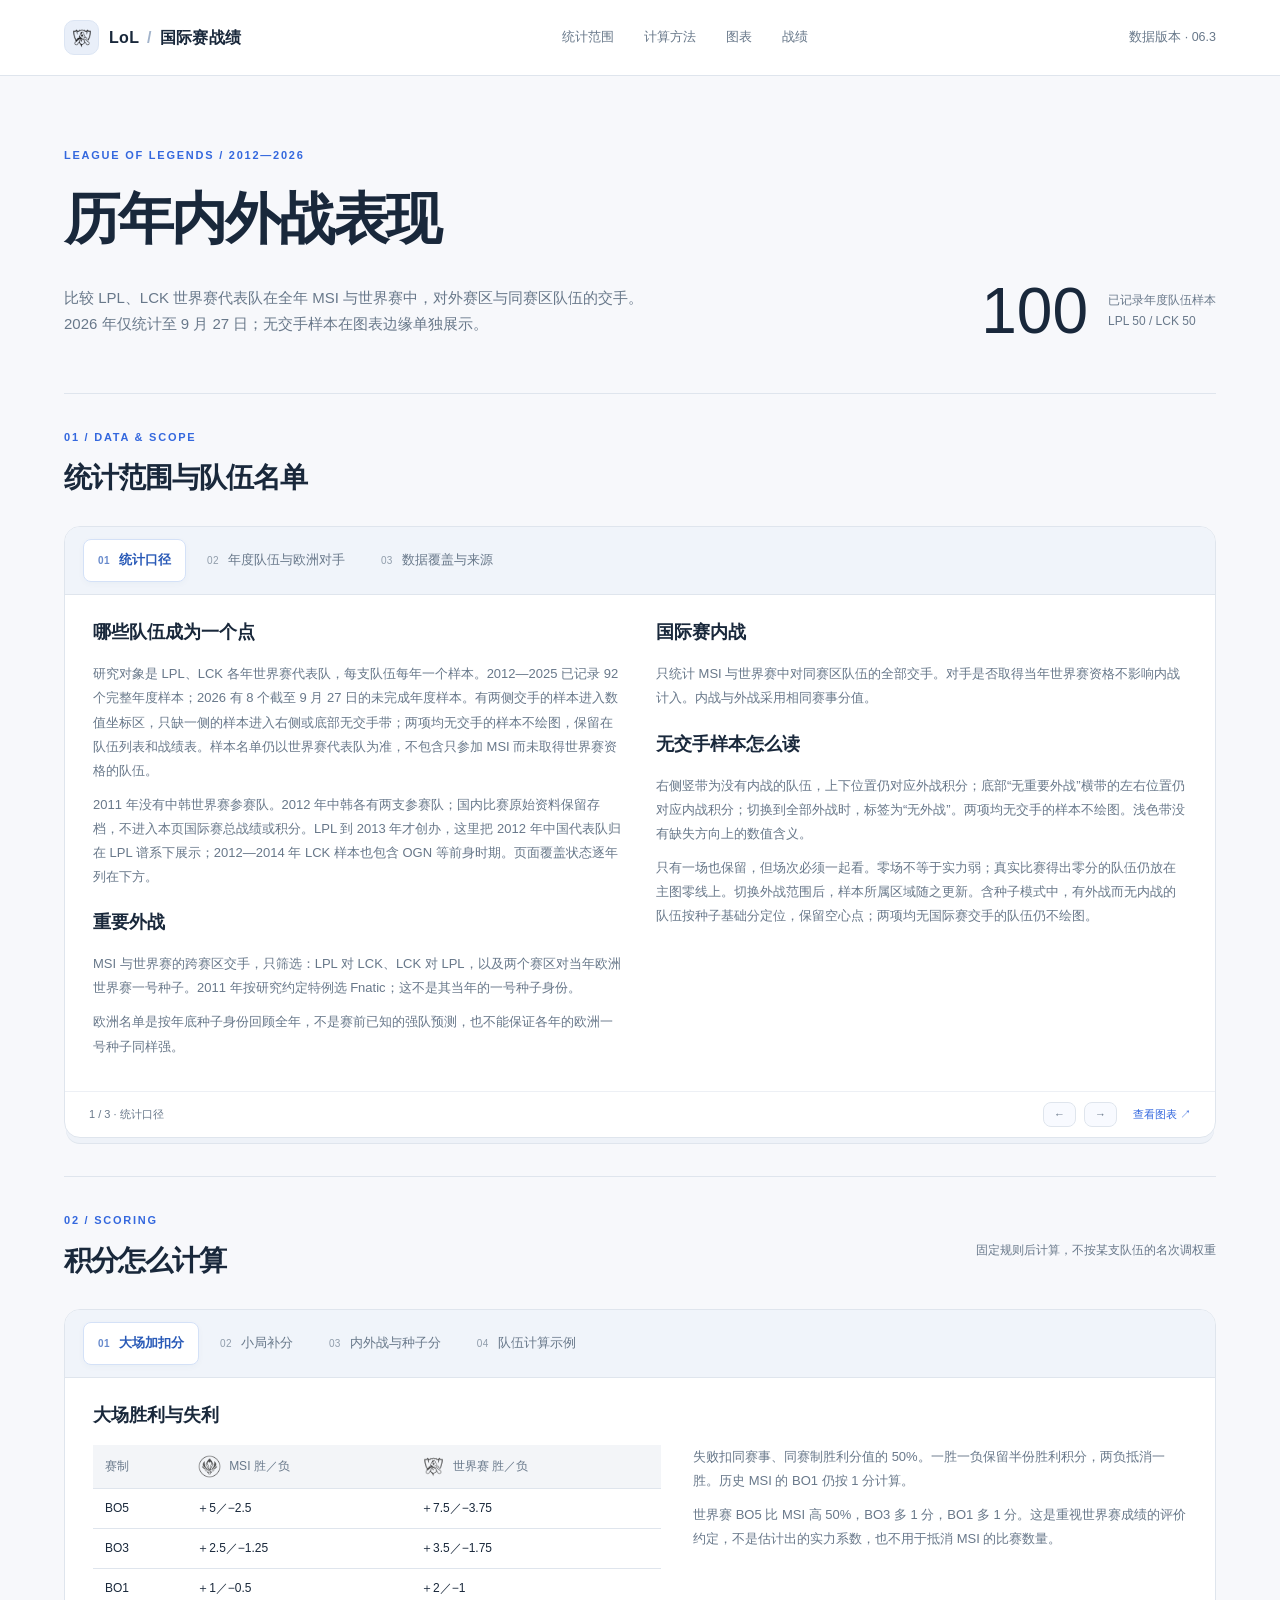
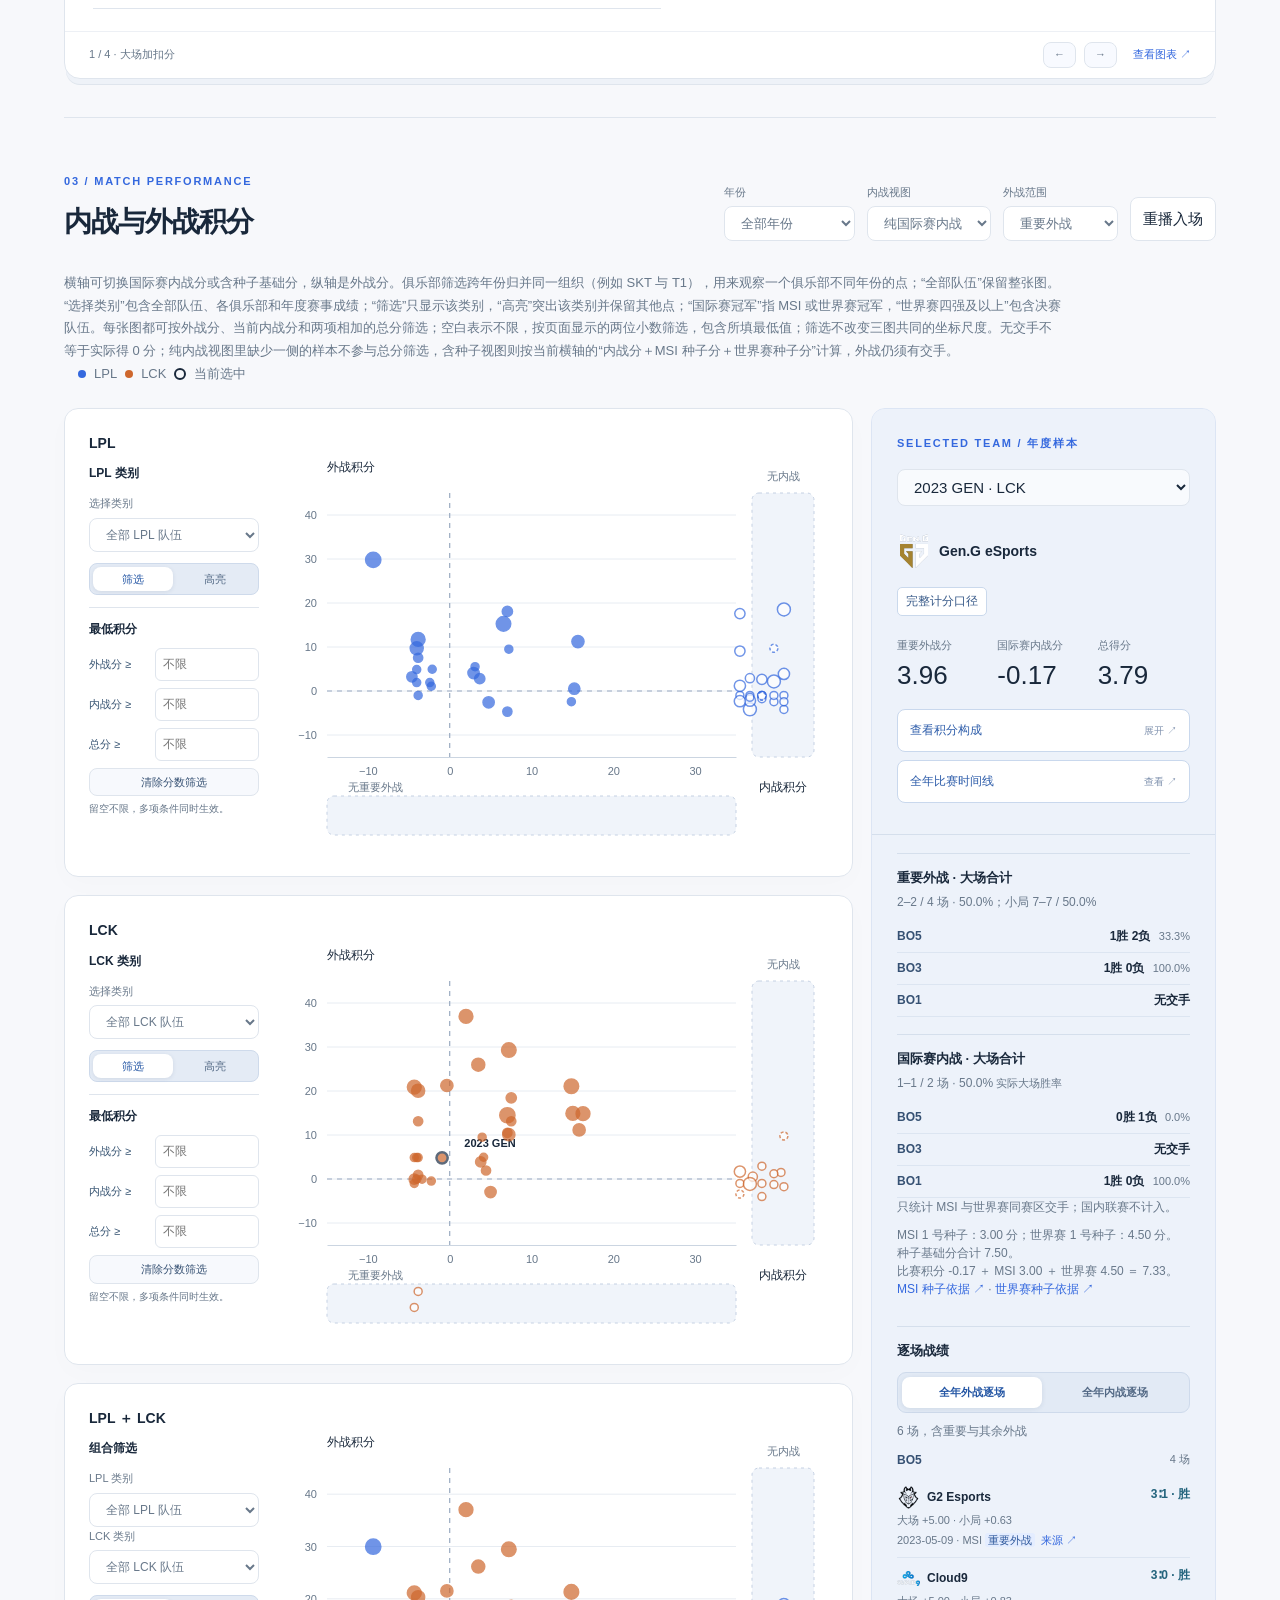
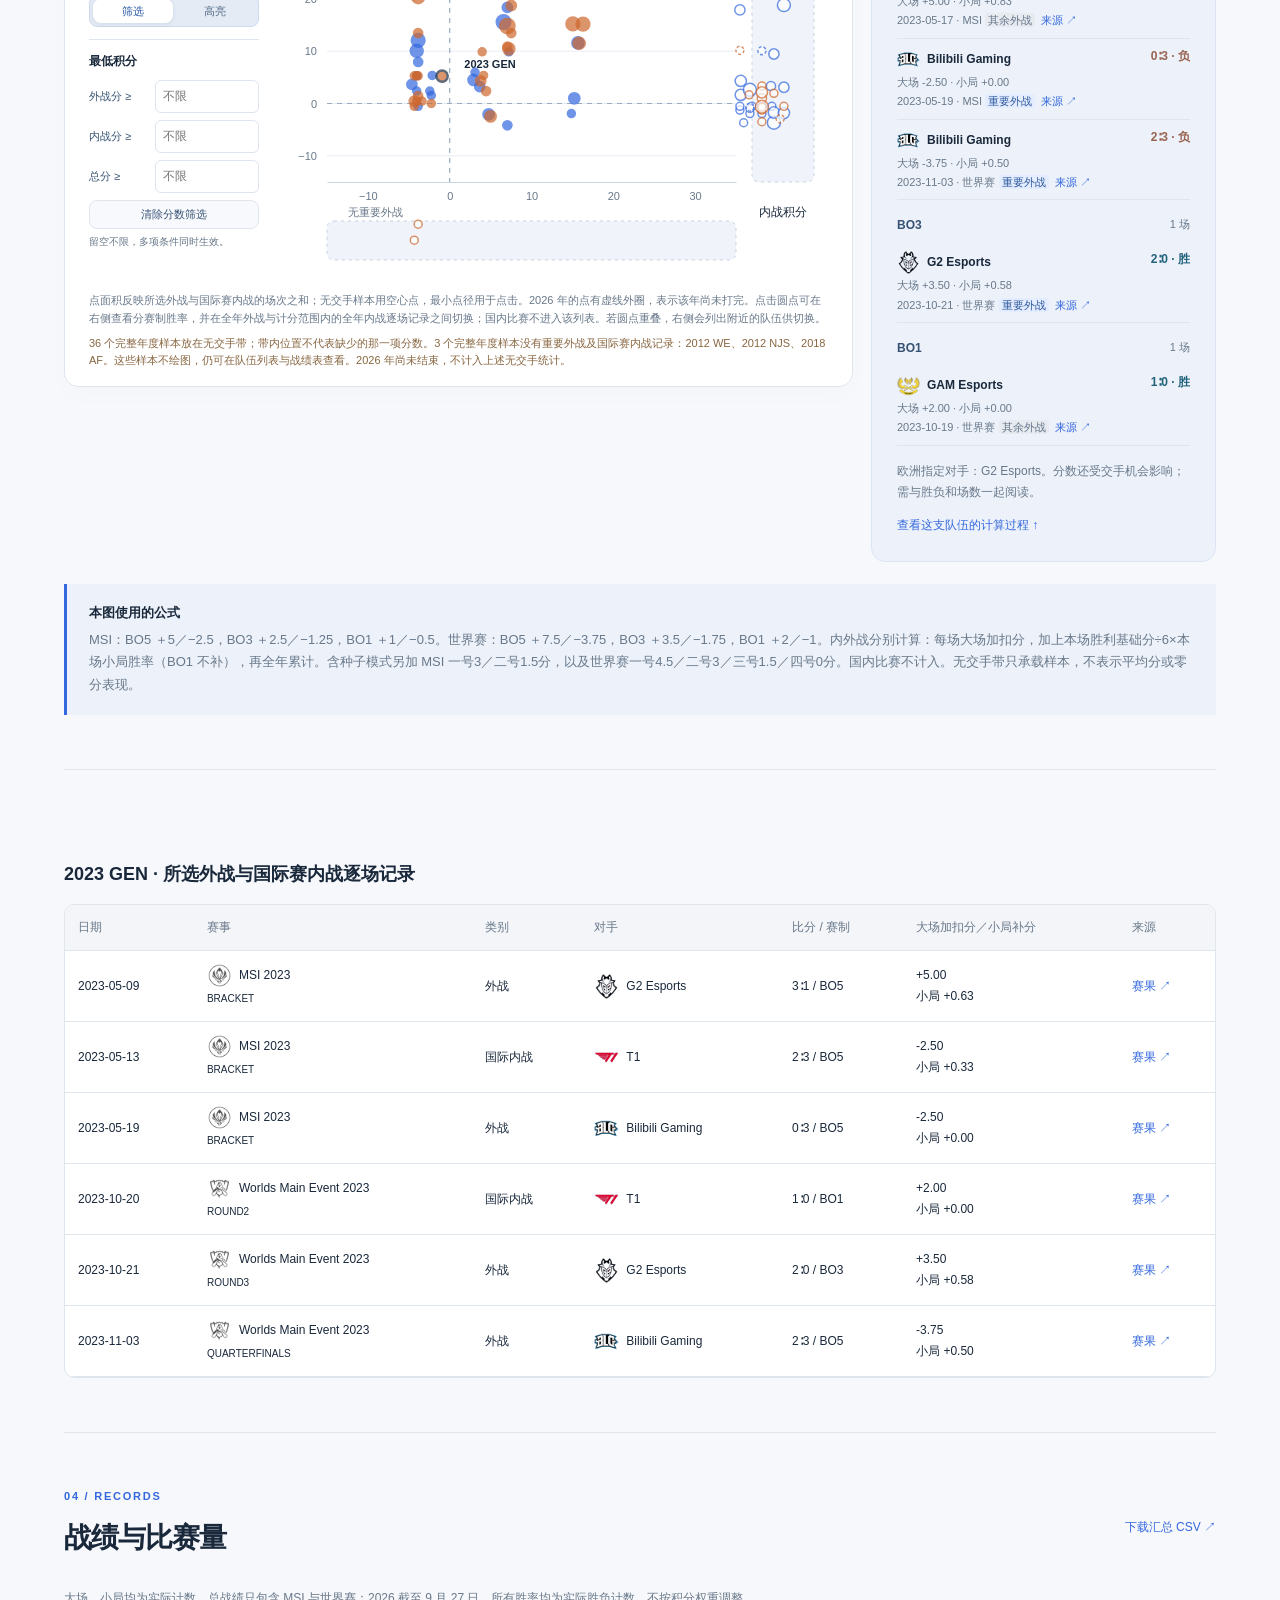
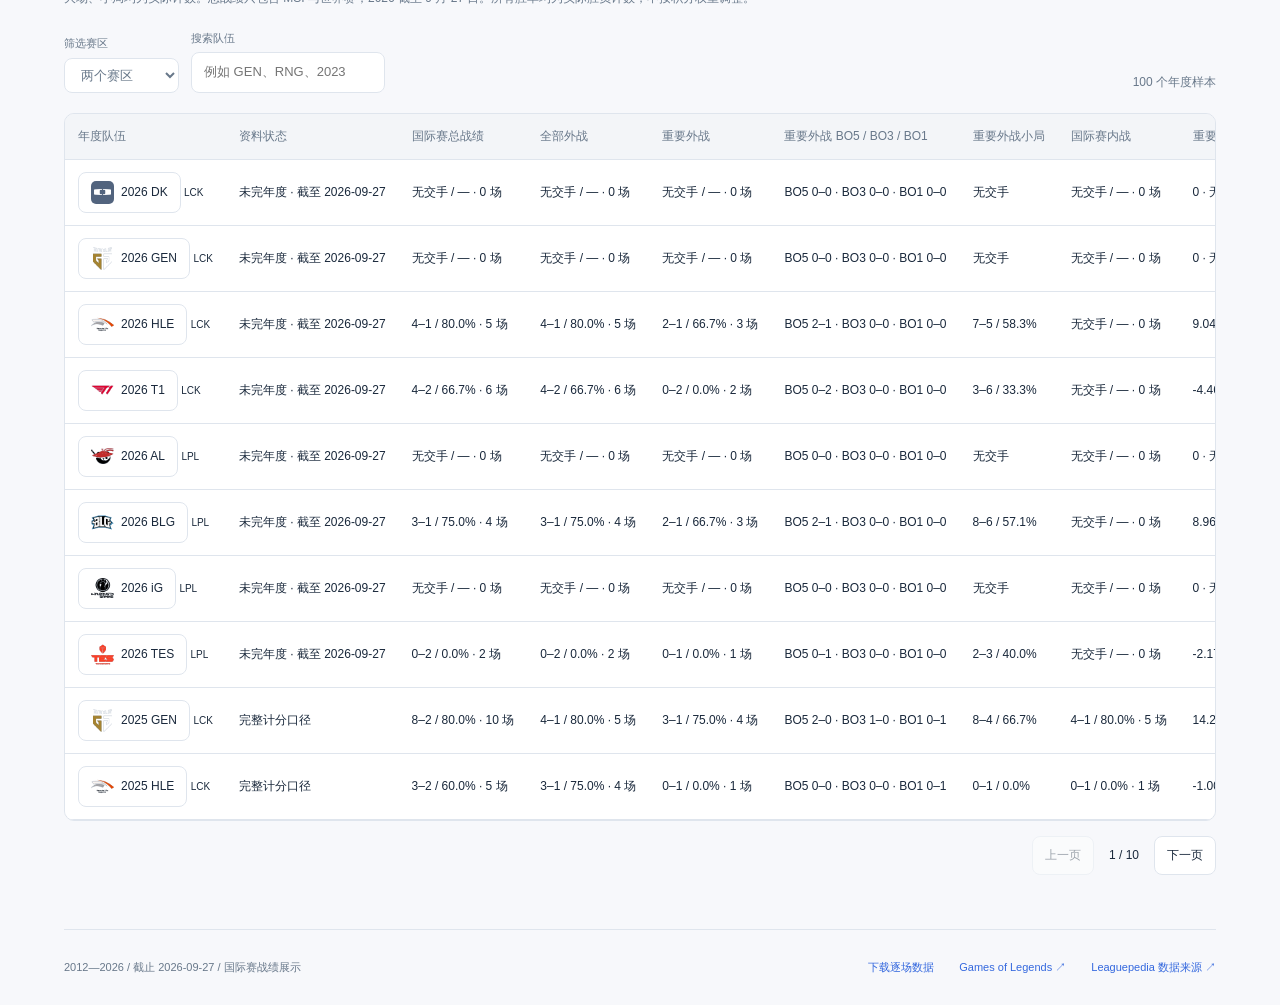
<file: index.html>
<!doctype html>
<html lang="zh-CN">
<head>
  <meta charset="utf-8"><meta name="viewport" content="width=device-width,initial-scale=1">
  <title>LoL 国际赛战绩 · 2012—2026</title>
  <link rel="stylesheet" href="style.css"><script defer src="vendor/d3.min.js"></script><script defer src="data.js"></script><script defer src="logos.js"></script><script defer src="app.js"></script><script defer src="guide.js"></script>
</head>
<body>
<header><a class="brand" href="#" aria-label="LoL 国际赛战绩，返回顶部"><span class="site-mark" aria-hidden="true"></span><span class="brand-name">LoL<span class="brand-divider"> / </span>国际赛战绩</span></a><nav><a href="#method">计算方法</a><a href="#scope">统计范围</a><a href="#charts">图表</a><a href="#records">战绩</a></nav><small>数据版本 · 06.3</small></header>
<main>
  <section class="hero"><div class="eyebrow">LEAGUE OF LEGENDS / 2012—2026</div><h1>历年内外战表现</h1><div class="hero-bottom"><p>比较 LPL、LCK 世界赛代表队在全年 MSI 与世界赛中，对外赛区与同赛区队伍的交手。<br>2026 年仅统计至 9 月 27 日；无交手样本在图表边缘单独展示。</p><div class="hero-count"><b id="hero-count">100</b><span>已记录年度队伍样本<br><span id="hero-breakdown">LPL 50 / LCK 50</span></span></div></div></section>
  <section id="method">
    <div class="section-head"><div><div class="eyebrow">01 / SCORING</div><h2>积分怎么计算</h2></div><span class="muted">固定规则后计算，不按某支队伍的名次调权重</span></div>
    <div class="method-grid">
      <article><span class="step">A</span><h3>大场胜利与失利</h3><table><thead><tr><th>赛制</th><th>MSI 胜／负</th><th>世界赛 胜／负</th></tr></thead><tbody><tr><td>BO5</td><td>＋5／−2.5</td><td>＋7.5／−3.75</td></tr><tr><td>BO3</td><td>＋2.5／−1.25</td><td>＋3.5／−1.75</td></tr><tr><td>BO1</td><td>＋1／−0.5</td><td>＋2／−1</td></tr></tbody></table><p>失败扣同赛事、同赛制胜利分值的 50%。一胜一负保留半份胜利积分，两负抵消一胜。历史 MSI 的 BO1 仍按 1 分计算。</p><p>世界赛 BO5 比 MSI 高 50%，BO3 多 1 分，BO1 多 1 分。这是重视世界赛成绩的评价约定，不是估计出的实力系数，也不用于抵消 MSI 的比赛数量。</p></article>
      <article><span class="step">B</span><h3>逐场小局补分</h3><div class="formula">每场补分＝本场胜利基础分 ÷ 6<br>× 本场小局胜数 ÷ 本场小局总数<br>比赛积分＝所有大场加扣分＋所有补分</div><p>BO5、BO3 无论胜负均计算；BO1 不另补分。补分逐场计算后累加，与全年大场净分的正负无关。</p><p>每场补分最多为该场胜利基础分的六分之一。全年净积分由加分、扣分和补分相加得到，补分占全年净积分的比例不设上限。六分之一是固定评价权重，不是数据拟合结果。</p><table><thead><tr><th>世界赛 BO5</th><th>补分</th><th>合计</th></tr></thead><tbody><tr><td>3∶0</td><td>＋1.25</td><td>8.75</td></tr><tr><td>3∶2</td><td>＋0.75</td><td>8.25</td></tr><tr><td>2∶3</td><td>＋0.50</td><td>−3.25</td></tr><tr><td>0∶3</td><td>0</td><td>−3.75</td></tr></tbody></table><p>BO3 同比缩放：世界赛 2∶1 补 3.5÷6×2/3＝0.39；1∶2 补 0.19。MSI 按 2.5 的基础分计算。详情同时展示全年小局胜率。</p></article>
      <article><span class="step">C</span><h3>内外战分别累计</h3><div class="weight"><span>统计赛事</span><b>MSI＋世界赛</b></div><div class="formula">外战分＝外战大场净分＋外战小局补充分<br>内战分＝内战大场净分＋内战小局补充分<br>含种子分＝内战分＋MSI 种子分＋世界赛种子分</div><p>内战只统计国际赛中对同赛区队伍的比赛；国内常规赛、季后赛和资格赛均不计分。内外战使用同一分值表，独立累计逐场补分。</p><p>多打、多赢会累计更多积分，不均衡赛事场次。无交手的累计贡献为 0，但没有可评价的表现：图中放进独立无交手带，不画在数值零线上，也不参与需要两侧战绩的反差排名。</p><p>种子分按同赛区出线顺位计算，不是抽签池：MSI 一号 3 分、二号 1.5 分；世界赛一号 4.5 分、二号 3 分、三号 1.5 分、四号 0 分。两项相加，最高 7.5 分；仅一个 MSI 名额的参赛队按一号种子计分。未参加 MSI、当年取消或尚未创办时，MSI 种子分为 0。图表可切换纯比赛分或含种子分；无内战时仅有种子分，仍用空心点。种子分不参与小局补分。</p></article>
    </div>
    <div id="calculation" class="calculation"><div class="section-head"><h3 id="calc-title"></h3><span class="muted">随所选队伍联动 · 页面数字四舍五入到两位小数</span></div><div id="calc-body"></div></div>
  </section>
  <section id="scope">
    <div class="section-head"><div><div class="eyebrow">02 / DATA & SCOPE</div><h2>统计范围与队伍名单</h2></div></div>
    <div class="scope-grid"><article><h3>哪些队伍成为一个点</h3><p>研究对象是 LPL、LCK 各年世界赛代表队，每支队伍每年一个样本。2012—2025 已记录 92 个完整年度样本；2026 有 8 个截至 9 月 27 日的未完成年度样本。有两侧交手的样本进入数值坐标区，只缺一侧的样本进入右侧或底部无交手带；两项均无交手的样本不绘图，保留在队伍列表和战绩表。样本名单仍以世界赛代表队为准，不包含只参加 MSI 而未取得世界赛资格的队伍。</p><p>2011 年没有中韩世界赛参赛队。2012 年中韩各有两支参赛队；国内比赛原始资料保留存档，不进入本页国际赛总战绩或积分。LPL 到 2013 年才创办，这里把 2012 年中国代表队归在 LPL 谱系下展示；2012—2014 年 LCK 样本也包含 OGN 等前身时期。页面覆盖状态逐年列在下方。</p><h3>重要外战</h3><p>MSI 与世界赛的跨赛区交手，只筛选：LPL 对 LCK、LCK 对 LPL，以及两个赛区对当年欧洲世界赛一号种子。2011 年按研究约定特例选 Fnatic；这不是其当年的一号种子身份。</p><p>欧洲名单是按年底种子身份回顾全年，不是赛前已知的强队预测，也不能保证各年的欧洲一号种子同样强。</p></article><article><h3>国际赛内战</h3><p>只统计 MSI 与世界赛中对同赛区队伍的全部交手。对手是否取得当年世界赛资格不影响内战计入。内战与外战采用相同赛事分值。</p><h3>无交手样本怎么读</h3><p>右侧竖带为没有内战的队伍，上下位置仍对应外战积分；底部“无重要外战”横带的左右位置仍对应内战积分；切换到全部外战时，标签为“无外战”。两项均无交手的样本不绘图。浅色带没有缺失方向上的数值含义。</p><p>只有一场也保留，但场次必须一起看。零场不等于实力弱；真实比赛得出零分的队伍仍放在主图零线上。切换外战范围后，样本所属区域随之更新。含种子模式中，有外战而无内战的队伍按种子基础分定位，保留空心点；两项均无国际赛交手的队伍仍不绘图。</p></article></div>
    <div class="seed-box"><h3>每年的欧洲指定对手</h3><div id="europe-list" class="coverage-list"></div><p class="muted">2011 Fnatic 为用户指定特例，当年实际欧洲一号种子是 aAa；2011 年没有中韩世界赛代表队。</p></div><div class="pool-box"><div class="table-controls"><label>名单年份<select id="pool-year"></select></label><span>蓝色：同年世界赛代表队，定义本页年度样本</span></div><div id="pools"></div></div>
    <div class="limitations"><h3>逐年覆盖情况</h3><div id="coverage" class="coverage-list"></div><h3>怎样理解这些分数</h3><p>这是累计战绩的描述性净积分，不是胜率、真实实力或异常显著性检验。少交手、赛制、参赛机会和抽签路径都会影响分数；特别是 2026 尚未打世界赛。跨年比较时应同时核对分赛制胜负、场次和小局战绩。</p><p>无交手与打过却得到零分或负分严格区分。内战可能在双方记录中各出现一次，不能当成独立观测。资料来自保存的 Games of Legends 赛事页面；2012—2014 年早期国内赛事与 2012 世界赛采用 <a href="https://huggingface.co/datasets/gptilt/lol-esports-matches" target="_blank" rel="noopener">GPTilt / Leaguepedia 比赛快照</a>（CC BY-SA 3.0）；2012 中国区资格赛从 <a href="https://lol.fandom.com/wiki/Season_2/Regional_Finals/China" target="_blank" rel="noopener">Leaguepedia 赛果表</a>人工核录，并用当年赛程与赛后报道核对；2026 世界赛名单核对 <a href="https://lolesports.com/it-IT/tournament/115660540725177488/overview" target="_blank" rel="noopener">LoL Esports 官方页面</a>。逐场复核：2015—2026 年 MSI／世界赛 1246 场有效赛果，均与该独立快照在对手、比分、赛制及日期上吻合；2013、2014 世界赛另有 48／57 场吻合。2022 MSI 中 RNG 最初三场小组赛被 <a href="https://lolesports.com/en-GB/news/riot-games-tech-blog-artificial-latency-for-remote-competitors" target="_blank" rel="noopener">Riot 官方裁定重赛</a>，第二来源同时留有原赛和重赛；原赛已单列而不计成绩。<a href="international-audit.json" target="_blank" rel="noopener">国际赛核对明细 ↗</a>。</p></div>
  </section>
  <section id="charts">
    <div class="section-head"><div><div class="eyebrow">03 / MATCH PERFORMANCE</div><h2>内战与外战积分</h2></div><div class="filters"><label>年份<select id="year"><option value="all">全部年份</option><option value="since-2015">2015 年及之后</option><option value="before-2015">2015 年之前</option></select></label><label>内战视图<select id="inner-mode"><option value="match">纯国际赛内战</option><option value="seeded">含种子基础分</option></select></label><label>外战范围<select id="scope-filter"><option value="external">重要外战</option><option value="all_external">全部外战</option></select></label><button id="replay">重播入场</button></div></div>
    <p class="reading">横轴可切换国际赛内战分或含种子基础分，纵轴是外战分。俱乐部筛选跨年份归并同一组织（例如 SKT 与 T1），用来观察一个俱乐部不同年份的点；“全部队伍”保留整张图。“选择类别”包含全部队伍、各俱乐部和年度赛事成绩；“筛选”只显示该类别，“高亮”突出该类别并保留其他点；“国际赛冠军”指 MSI 或世界赛冠军，“世界赛四强及以上”包含决赛队伍。每张图都可按外战分、当前内战分和两项相加的总分筛选；空白表示不限，按页面显示的两位小数筛选，包含所填最低值；筛选不改变三图共同的坐标尺度。无交手不等于实际得 0 分；纯内战视图里缺少一侧的样本不参与总分筛选，含种子视图则按当前横轴的“内战分＋MSI 种子分＋世界赛种子分”计算，外战仍须有交手。<span class="legend"><i class="blue"></i>LPL <i class="orange"></i>LCK <i class="ring"></i>当前选中</span></p>
    <div class="chart-layout">
      <div class="chart-stack">
        <div class="chart-card"><div class="plot-heading"><h3>LPL</h3></div><div class="plot-card-layout"><aside class="plot-control-rail"><h4>LPL 类别</h4><label>选择类别<select id="lpl-club"></select></label><div class="view-mode" role="group" aria-label="LPL 图显示方式"><button type="button" data-view-chart="lpl" data-view-mode="filter" aria-pressed="true" class="active">筛选</button><button type="button" data-view-chart="lpl" data-view-mode="highlight" aria-pressed="false">高亮</button></div><div class="score-filter"><h5>最低积分</h5><label class="score-filter-row"><span>外战分 ≥</span><input id="lpl-external-min" type="number" step="0.01" inputmode="decimal" placeholder="不限" aria-label="LPL 图外战分最低值"></label><label class="score-filter-row"><span>内战分 ≥</span><input id="lpl-internal-min" type="number" step="0.01" inputmode="decimal" placeholder="不限" aria-label="LPL 图内战分最低值"></label><label class="score-filter-row"><span>总分 ≥</span><input id="lpl-total-min" type="number" step="0.01" inputmode="decimal" placeholder="不限" aria-label="LPL 图总分最低值"></label><button class="score-filter-reset" type="button" data-score-reset="lpl">清除分数筛选</button><p>留空不限，多项条件同时生效。</p></div></aside><div id="lpl" class="plot"></div></div></div>
        <div class="chart-card"><div class="plot-heading"><h3>LCK</h3></div><div class="plot-card-layout"><aside class="plot-control-rail"><h4>LCK 类别</h4><label>选择类别<select id="lck-club"></select></label><div class="view-mode" role="group" aria-label="LCK 图显示方式"><button type="button" data-view-chart="lck" data-view-mode="filter" aria-pressed="true" class="active">筛选</button><button type="button" data-view-chart="lck" data-view-mode="highlight" aria-pressed="false">高亮</button></div><div class="score-filter"><h5>最低积分</h5><label class="score-filter-row"><span>外战分 ≥</span><input id="lck-external-min" type="number" step="0.01" inputmode="decimal" placeholder="不限" aria-label="LCK 图外战分最低值"></label><label class="score-filter-row"><span>内战分 ≥</span><input id="lck-internal-min" type="number" step="0.01" inputmode="decimal" placeholder="不限" aria-label="LCK 图内战分最低值"></label><label class="score-filter-row"><span>总分 ≥</span><input id="lck-total-min" type="number" step="0.01" inputmode="decimal" placeholder="不限" aria-label="LCK 图总分最低值"></label><button class="score-filter-reset" type="button" data-score-reset="lck">清除分数筛选</button><p>留空不限，多项条件同时生效。</p></div></aside><div id="lck" class="plot"></div></div></div>
        <div class="chart-card"><div class="plot-heading"><h3>LPL ＋ LCK</h3></div><div class="plot-card-layout"><aside class="plot-control-rail combined-control-rail"><h4>组合筛选</h4><label>LPL 类别<select id="combined-lpl-club"></select></label><label>LCK 类别<select id="combined-lck-club"></select></label><div class="view-mode" role="group" aria-label="合并图显示方式"><button type="button" data-view-chart="combined" data-view-mode="filter" aria-pressed="true" class="active">筛选</button><button type="button" data-view-chart="combined" data-view-mode="highlight" aria-pressed="false">高亮</button></div><div class="score-filter"><h5>最低积分</h5><label class="score-filter-row"><span>外战分 ≥</span><input id="combined-external-min" type="number" step="0.01" inputmode="decimal" placeholder="不限" aria-label="合并图外战分最低值"></label><label class="score-filter-row"><span>内战分 ≥</span><input id="combined-internal-min" type="number" step="0.01" inputmode="decimal" placeholder="不限" aria-label="合并图内战分最低值"></label><label class="score-filter-row"><span>总分 ≥</span><input id="combined-total-min" type="number" step="0.01" inputmode="decimal" placeholder="不限" aria-label="合并图总分最低值"></label><button class="score-filter-reset" type="button" data-score-reset="combined">清除分数筛选</button><p>留空不限，多项条件同时生效。</p></div></aside><div id="combined" class="plot"></div></div><p class="chart-note">点面积反映所选外战与国际赛内战的场次之和；无交手样本用空心点，最小点径用于点击。2026 年的点有虚线外圈，表示该年尚未打完。点击圆点可在右侧查看分赛制胜率，并在全年外战与计分范围内的全年内战逐场记录之间切换；国内比赛不进入该列表。若圆点重叠，右侧会列出附近的队伍供切换。</p><p id="missing" class="missing"></p></div>
      </div>
      <aside class="detail-rail"><div class="detail"><div id="selected"><div class="detail-head"><div class="eyebrow">SELECTED TEAM / 年度样本</div><label class="sr" for="team">选择队伍</label><select id="team"></select><div id="selected-highlight"></div></div><div id="selected-summary"></div><div id="selected-more"></div></div><a class="quiet-link" href="#calculation">查看这支队伍的计算过程 ↑</a></div></aside>
    </div>
    <div class="inline-rule"><b>本图使用的公式</b><p>MSI：BO5 ＋5／−2.5，BO3 ＋2.5／−1.25，BO1 ＋1／−0.5。世界赛：BO5 ＋7.5／−3.75，BO3 ＋3.5／−1.75，BO1 ＋2／−1。内外战分别计算：每场大场加扣分，加上本场胜利基础分÷6×本场小局胜率（BO1 不补），再全年累计。含种子模式另加 MSI 一号3／二号1.5分，以及世界赛一号4.5／二号3／三号1.5／四号0分。国内比赛不计入。无交手带只承载样本，不表示平均分或零分表现。</p></div>
  </section>
  <section id="selected-records" aria-labelledby="match-title">
    <h3 class="subhead" id="match-title">逐场记录</h3><div class="table-scroll"><table><thead><tr><th>日期</th><th>赛事</th><th>类别</th><th>对手</th><th>比分 / 赛制</th><th>大场加扣分／小局补分</th><th>来源</th></tr></thead><tbody id="matches"></tbody></table></div>
  </section>
  <section id="records">
    <div class="section-head"><div><div class="eyebrow">04 / RECORDS</div><h2>战绩与比赛量</h2></div><div class="download-links"><a class="quiet-link" href="summary.csv" download>下载汇总 CSV ↗</a></div></div>
    <p class="muted">大场、小局均为实际计数。总战绩只包含 MSI 与世界赛；2026 截至 9 月 27 日。所有胜率均为实际胜负计数，不按积分权重调整。</p>
    <div class="table-controls"><label>筛选赛区<select id="region"><option value="all">两个赛区</option><option>LPL</option><option>LCK</option></select></label><label>搜索队伍<input id="search" placeholder="例如 GEN、RNG、2023"></label><span id="table-count"></span></div>
    <div class="table-scroll"><table class="stats"><thead><tr><th>年度队伍</th><th>资料状态</th><th>国际赛总战绩</th><th>全部外战</th><th>重要外战</th><th>重要外战 BO5 / BO3 / BO1</th><th>重要外战小局</th><th>国际赛内战</th><th id="score-column">重要外战分</th><th id="inner-column">内战分</th></tr></thead><tbody id="stats"></tbody></table></div><div class="pager"><button id="prev">上一页</button><span id="page"></span><button id="next">下一页</button></div>
  </section>

  <footer><span>2012—2026 / 截止 2026-09-27 / 国际赛战绩展示</span><a href="matches.csv" download>下载逐场数据</a><a href="https://gol.gg/" target="_blank" rel="noopener">Games of Legends ↗</a><a href="https://huggingface.co/datasets/gptilt/lol-esports-matches" target="_blank" rel="noopener">Leaguepedia 数据来源 ↗</a></footer>
</main><div id="tooltip" hidden></div>
</body></html>
</file>
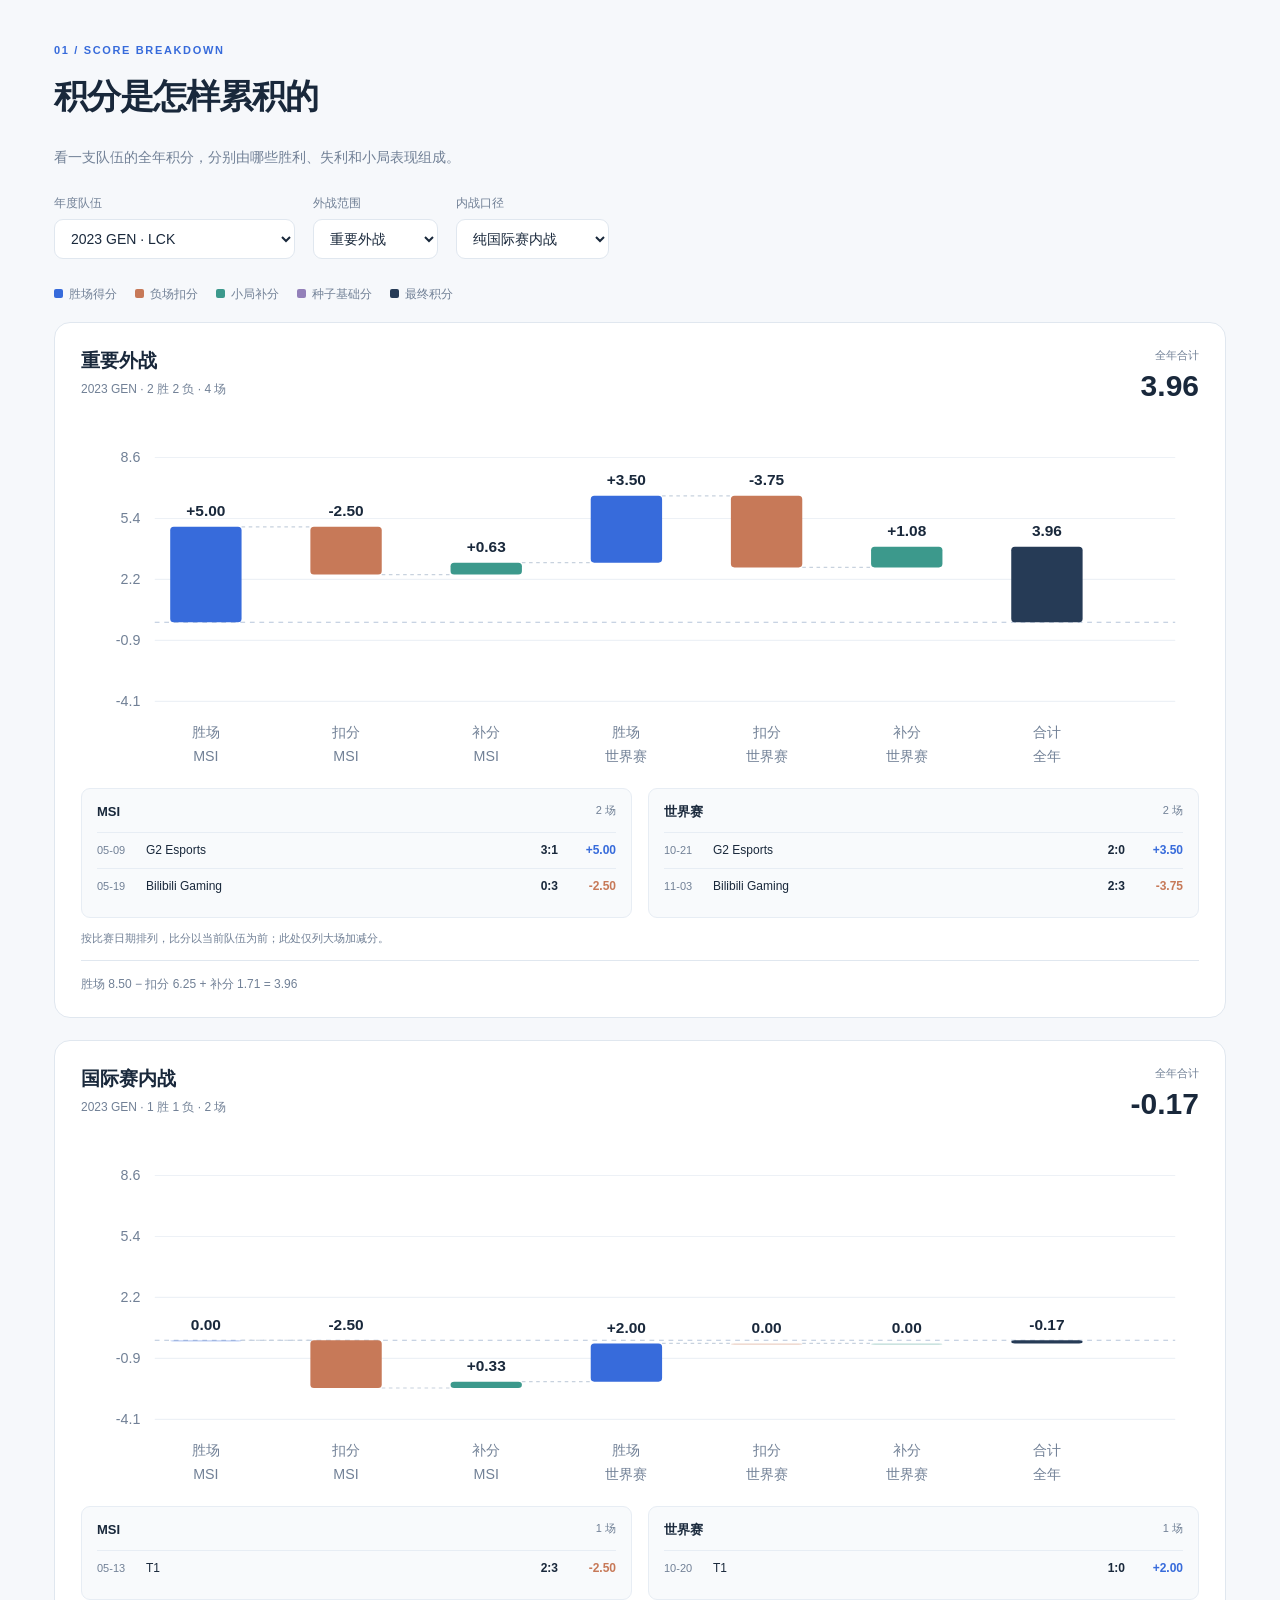
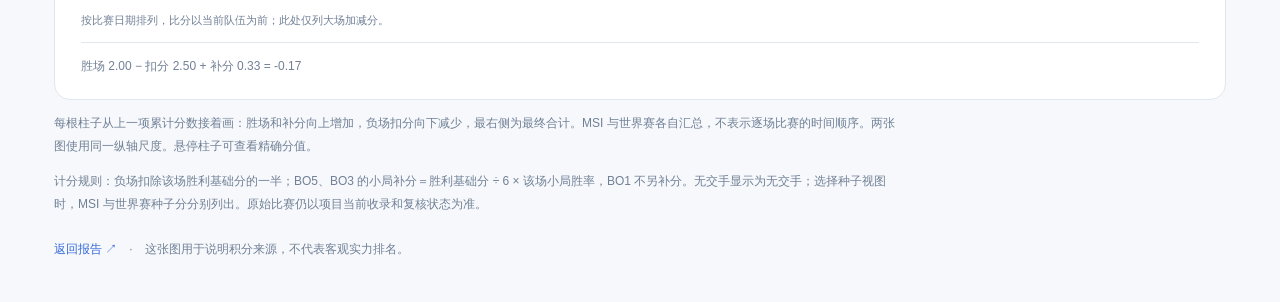
<file: score-breakdown-preview.html>
<!doctype html><html lang="zh-CN"><meta charset="utf-8"><meta name="viewport" content="width=device-width,initial-scale=1"><title>积分构成</title><style>
[hidden]{display:none!important}:root{--ink:#19283b;--muted:#718096;--line:#e0e7ef;--blue:#376bdb;--loss:#c77958;--bonus:#3c998c}*{box-sizing:border-box}body{margin:0;background:#f6f8fb;color:var(--ink);font:14px/1.6 -apple-system,BlinkMacSystemFont,"PingFang SC",sans-serif}main{max-width:1240px;margin:auto;padding:42px 34px}header{display:flex;justify-content:space-between;align-items:center;gap:20px}.eyebrow{font-size:11px;letter-spacing:.15em;color:var(--blue);font-weight:700}h1{font-size:34px;letter-spacing:-1px;margin:9px 0}p{color:var(--muted)}a{color:var(--blue);text-decoration:none}.preview{font-size:12px;border:1px solid #d8e3f5;padding:5px 12px;border-radius:20px;color:var(--blue);white-space:nowrap}.controls{display:flex;flex-wrap:wrap;gap:18px;margin:26px 0}label{display:flex;flex-direction:column;gap:5px;font-size:12px;color:var(--muted)}select{font:inherit;font-size:14px;max-width:100%;border:1px solid var(--line);border-radius:9px;background:#fff;padding:10px 35px 10px 12px;color:var(--ink)}:focus-visible{outline:3px solid #a4bffa;outline-offset:3px}.legend{display:flex;gap:18px;flex-wrap:wrap;font-size:12px;color:var(--muted);margin:18px 0}.legend span:before{content:'';display:inline-block;width:9px;height:9px;margin-right:6px;border-radius:2px;background:var(--swatch)}.cards{display:grid;gap:22px}.card{min-width:0;border:1px solid var(--line);background:white;border-radius:16px;padding:23px 26px}.card-head{display:flex;justify-content:space-between;gap:20px;align-items:start}.card h2{font-size:19px;margin:0}.meta{font-size:12px;color:var(--muted);margin-top:4px}.total{text-align:right;line-height:1.2}.total small{font-size:11px;color:var(--muted)}.total strong{display:block;font-size:30px;font-weight:600;margin-top:5px}.chart svg{width:100%;display:block;font-family:inherit}.chart text{font-size:12px;fill:var(--muted)}.chart .value{font-size:13px;fill:var(--ink);font-weight:600}.formula{font-size:12px;padding-top:14px;border-top:1px solid var(--line);color:var(--muted)}.note{font-size:12px;max-width:850px;line-height:1.9}.empty{padding:55px 0;text-align:center;color:var(--muted)}footer{margin-top:25px;font-size:12px;color:var(--muted)}@media(max-width:600px){main{padding:23px 15px}h1{font-size:28px}.card{padding:18px 12px}.controls{gap:10px}.controls label:first-child{width:100%}.chart{overflow-x:auto}.chart svg{min-width:640px}.total strong{font-size:25px}header{align-items:start}.preview{font-size:10px;padding:4px 8px}}
.match-breakdown{display:grid;grid-template-columns:repeat(2,minmax(0,1fr));gap:16px;margin:4px 0 12px}.match-group{min-width:0;background:#f8fafc;border:1px solid #e7edf4;border-radius:9px;padding:13px 15px}.match-group h3{margin:0 0 9px;font-size:13px;font-weight:600;display:flex;justify-content:space-between;gap:8px}.match-group h3 span{color:var(--muted);font-size:11px;font-weight:400}.match-group ul{list-style:none;padding:0;margin:0}.match-group li{display:grid;grid-template-columns:40px minmax(0,1fr) 32px 49px;align-items:baseline;gap:9px;font-size:12px;padding:8px 0;border-top:1px solid #e7edf4}.match-date{color:var(--muted);font-size:11px}.match-opponent{overflow-wrap:anywhere}.match-group b,.match-group strong{font-variant-numeric:tabular-nums;white-space:nowrap;font-weight:600;text-align:right}.gain{color:var(--blue)}.loss{color:var(--loss)}.record-note{font-size:11px;color:var(--muted);margin:3px 0 12px}@media(max-width:700px){.match-breakdown{grid-template-columns:1fr;gap:10px}.match-group{padding:11px}.match-group li{grid-template-columns:34px minmax(0,1fr) 28px 44px;gap:6px}}
</style><main><header><div><div class="eyebrow">01 / SCORE BREAKDOWN</div><h1>积分是怎样累积的</h1></div></header><p>看一支队伍的全年积分，分别由哪些胜利、失利和小局表现组成。</p><div class="controls"><label>年度队伍<select id="team"></select></label><label>外战范围<select id="scope"><option value="external">重要外战</option><option value="all_external">全部外战</option></select></label><label>内战口径<select id="inner"><option value="match">纯国际赛内战</option><option value="seeded">含种子基础分</option></select></label></div><div class="legend"><span style="--swatch:var(--blue)">胜场得分</span><span style="--swatch:var(--loss)">负场扣分</span><span style="--swatch:var(--bonus)">小局补分</span><span style="--swatch:#9380b9">种子基础分</span><span style="--swatch:#263b56">最终积分</span></div><div class="cards" id="cards" aria-live="polite"></div><p class="note">每根柱子从上一项累计分数接着画：胜场和补分向上增加，负场扣分向下减少，最右侧为最终合计。MSI 与世界赛各自汇总，不表示逐场比赛的时间顺序。两张图使用同一纵轴尺度。悬停柱子可查看精确分值。</p><p class="note">计分规则：负场扣除该场胜利基础分的一半；BO5、BO3 的小局补分＝胜利基础分 ÷ 6 × 该场小局胜率，BO1 不另补分。无交手显示为无交手；选择种子视图时，MSI 与世界赛种子分分别列出。原始比赛仍以项目当前收录和复核状态为准。</p><footer><a href="./">返回报告 ↗</a>　·　这张图用于说明积分来源，不代表客观实力排名。</footer></main><script src="data.js"></script><script>
const D=window.V6,$=id=>document.getElementById(id),fmt=n=>n.toFixed(2),esc=s=>String(s).replace(/[&<>"']/g,c=>({'&':'&amp;','<':'&lt;','>':'&gt;','"':'&quot;',"'":'&#39;'}[c]));
for(const s of [...D.samples].sort((a,b)=>b.year-a.year||a.region.localeCompare(b.region)||a.short.localeCompare(b.short)))$('team').add(new Option(`${s.year} ${s.short} · ${s.region}${s.status==='partial_year'?' · 未完年度':''}`,s.id));$('team').value='2023-LCK-GEN';
const params=new URLSearchParams(location.search);for(const id of ['team','scope','inner']){if([...$(id).options].some(o=>o.value===params.get(id)))$(id).value=params.get(id)}if(params.has('embed')){document.querySelector('header').hidden=true;document.querySelector('header+p').hidden=true;document.querySelector('.controls').hidden=true;document.querySelector('footer').hidden=true;}
function components(s,bucket,seed){const parts=[];for(const [event,name] of [['msi','MSI'],['worlds','世界赛']]){let win=0,loss=0,bonus=0,n=0;const wins=[],losses=[],bonuses=[];for(const id of bucket.ids){const r=D.matches[id];if(r.international_event!==event)continue;n++;const a=r.a===s.team,gw=a?r.games_a:r.games_b,gl=a?r.games_b:r.games_a,b=D.rules.event_points[event][r.format];const record={id,opponent:a?r.b:r.a,gw,gl};if(gw>gl){win+=b;wins.push(record)}else{loss-=b*D.rules.loss_fraction;losses.push(record)}if(r.format!=='BO1'){bonus+=b*D.rules.map_ratio*gw/(gw+gl);if(gw>0)bonuses.push(record)}}parts.push({name:'胜场',event:name,value:win,color:'#376bdb',n,records:wins},{name:'扣分',event:name,value:loss,color:'#c77958',n,records:losses},{name:'补分',event:name,value:bonus,color:'#3c998c',n,records:bonuses})}if(seed)parts.push({name:'种子分',event:'MSI',value:s.msi_seed_base,color:'#9380b9'},{name:'种子分',event:'世界赛',value:s.worlds_seed_base,color:'#9380b9'});return parts}
function matchBreakdown(parts){
  const groups=['MSI','世界赛'].map(event=>{
    const records=parts.filter(p=>p.event===event&&p.name!=='补分'&&p.records).flatMap(p=>p.records).sort((a,b)=>D.matches[a.id].date.localeCompare(D.matches[b.id].date)||String(a.id).localeCompare(String(b.id)));
    if(!records.length)return '';
    return `<section class="match-group"><h3>${event}<span>${records.length} 场</span></h3><ul>${records.map(r=>{
      const match=D.matches[r.id],base=D.rules.event_points[match.international_event][match.format],value=r.gw>r.gl?base:-base*D.rules.loss_fraction;
      return `<li data-match-id="${esc(r.id)}"><span class="match-date">${esc(match.date.slice(5))}</span><span class="match-opponent">${esc(r.opponent)}</span><b>${r.gw}:${r.gl}</b><strong class="${value>0?'gain':'loss'}">${value>0?'+':''}${fmt(value)}</strong></li>`;
    }).join('')}</ul></section>`;
  }).join('');
  return groups?`<div class="match-breakdown">${groups}</div><p class="record-note">按比赛日期排列，比分以当前队伍为前；此处仅列大场加减分。</p>`:'';
}
function render(){const s=D.samples.find(s=>s.id===$('team').value),seed=$('inner').value==='seeded';const specs=[{title:$('scope').value==='external'?'重要外战':'全部外战',bucket:s[$('scope').value],seed:false},{title:seed?'内战 · 含种子基础分':'国际赛内战',bucket:s.internal,seed}];let low=0,high=0;for(const q of specs){q.parts=components(s,q.bucket,q.seed);let sum=0;q.parts.forEach(p=>{p.start=sum;sum+=p.value;p.end=sum;low=Math.min(low,sum);high=Math.max(high,sum)});q.sum=sum;q.expected=q.seed?s.seeded_inner_score:q.bucket.score;if(q.expected!=null&&Math.abs(sum-q.expected)>1e-8)throw Error('积分构成与汇总不一致 '+s.id)}const span=Math.max(high-low,5);low-=span*.18;high+=span*.22;const y=v=>45+(high-v)/(high-low)*205;
$('cards').innerHTML=specs.map(q=>{const empty=!q.bucket.n&&!q.seed;const steps=[...q.parts,{name:'合计',event:'全年',start:0,end:q.sum,value:q.sum,color:'#263b56',total:true}];const gap=825/steps.length,w=Math.min(60,gap*.65);let svg=`<svg viewBox="0 0 940 320" role="img" aria-label="${esc(q.title)}积分构成"><title>${esc(s.year+' '+s.short+' '+q.title)}：${q.parts.map(p=>p.event+p.name+' '+fmt(p.value)).join('；')}；合计 ${fmt(q.sum)}</title>`;for(let i=0;i<5;i++){const v=low+(high-low)*i/4;svg+=`<line x1="62" x2="920" y1="${y(v)}" y2="${y(v)}" stroke="#edf1f6"/><text x="50" y="${y(v)+4}" text-anchor="end">${v.toFixed(1)}</text>`}svg+=`<line x1="62" x2="920" y1="${y(0)}" y2="${y(0)}" stroke="#b6c5da" stroke-dasharray="4 4"/>`;steps.forEach((p,i)=>{const x=75+i*gap,top=y(Math.max(p.start,p.end)),h=Math.max(1,Math.abs(y(p.start)-y(p.end)));if(i<steps.length-2)svg+=`<line x1="${x+w}" x2="${x+gap}" y1="${y(p.end)}" y2="${y(p.end)}" stroke="#c8d2de" stroke-dasharray="3 3"/>`;svg+=`<g><title>${p.event} ${p.name}：${fmt(p.value)}${p.n===0?'（无交手）':''}</title><rect x="${x}" y="${top}" width="${w}" height="${h}" rx="3" fill="${p.color}" opacity="${p.value===0?.35:1}"/><text class="value" x="${x+w/2}" y="${top-9}" text-anchor="middle">${p.value>0&&!p.total?'+':''}${fmt(p.value)}</text><text x="${x+w/2}" y="280" text-anchor="middle">${p.name}</text><text x="${x+w/2}" y="300" text-anchor="middle">${p.event}</text></g>`});svg+='</svg>';return `<article class="card"><div class="card-head"><div><h2>${q.title}</h2><div class="meta">${s.year} ${esc(s.short)} · ${q.bucket.n?`${q.bucket.w} 胜 ${q.bucket.l} 负 · ${q.bucket.n} 场`:'无交手'}${s.status==='partial_year'?' · 未完年度':''}</div></div><div class="total"><small>${q.seed?'含种子合计':'全年合计'}</small><strong>${empty?'—':fmt(q.sum)}</strong></div></div>${empty?'<div class="empty">本年度该范围内无交手，暂无比赛积分构成。</div>':`<div class="chart">${svg}</div>${matchBreakdown(q.parts)}<div class="formula">胜场 ${fmt(q.parts.filter(p=>p.name==='胜场').reduce((a,p)=>a+p.value,0))} − 扣分 ${fmt(-q.parts.filter(p=>p.name==='扣分').reduce((a,p)=>a+p.value,0))} + 补分 ${fmt(q.parts.filter(p=>p.name==='补分').reduce((a,p)=>a+p.value,0))}${q.seed?' + MSI 种子 '+fmt(s.msi_seed_base)+' + 世界赛种子 '+fmt(s.worlds_seed_base):''} = ${fmt(q.sum)}${!q.bucket.n?' · 无内战交手，合计仅来自种子基础分':''}</div>`}</article>`}).join('')}
for(const id of ['team','scope','inner'])$(id).addEventListener('change',render);render();window.breakdownPreview={components,render};
</script></html>
</file>
<file: style.css>
:root{--paper:#f7f8fb;--ink:#19283b;--muted:#68788a;--line:#dfe5ed;--blue:#3468de;--orange:#ce672d;--soft:#edf3ff}*{box-sizing:border-box}html{scroll-behavior:smooth;scroll-padding-top:85px}body{margin:0;background:var(--paper);color:var(--ink);font:15px/1.75 -apple-system,BlinkMacSystemFont,"Segoe UI","PingFang SC",sans-serif;font-variant-numeric:tabular-nums}a{color:var(--blue);text-decoration:none}button,select,input{font:inherit;color:inherit}button,select,input{border:1px solid var(--line);border-radius:8px;background:white;padding:8px 12px}button,a,select{cursor:pointer}button:hover{border-color:var(--blue);color:var(--blue)}:focus-visible{outline:3px solid #8baaf1;outline-offset:4px}header{height:76px;padding:0 5vw;display:flex;align-items:center;justify-content:space-between;border-bottom:1px solid var(--line);background:#ffffffeb;position:sticky;top:0;z-index:10;backdrop-filter:blur(15px)}header nav{display:flex;gap:30px}header nav a{color:var(--muted);font-size:13px}.brand{font-size:16px;font-weight:700;letter-spacing:.08em;color:var(--ink)}.brand span{color:#b3bfce}header small{color:var(--muted)}main{max-width:1480px;margin:auto;padding:0 5vw}.hero{padding:70px 0 50px;border-bottom:1px solid var(--line)}.eyebrow{font-size:11px;font-weight:650;letter-spacing:.16em;color:var(--blue)}h1{font-size:clamp(36px,4.4vw,66px);line-height:1.22;font-weight:640;letter-spacing:-.04em;margin:20px 0 25px}h1 span{display:block;font-size:.57em;font-weight:420;letter-spacing:-.02em;color:var(--muted);margin-top:16px}.hero-bottom{display:flex;align-items:center;justify-content:space-between}.hero-bottom p{color:var(--muted);margin:0}.hero-count{display:flex;gap:20px;align-items:center}.hero-count b{font-size:64px;font-weight:400;line-height:1}.hero-count span{font-size:12px;color:var(--muted)}section{padding:54px 0;border-bottom:1px solid var(--line)}h2{font-size:28px;letter-spacing:-.035em;font-weight:600;margin:6px 0}h3{font-size:18px;font-weight:600;margin:0 0 14px}.section-head{display:flex;align-items:center;justify-content:space-between;gap:20px;margin-bottom:20px}.filters,.table-controls{display:flex;align-items:end;gap:12px;flex-wrap:wrap}label{font-size:11px;color:var(--muted);display:flex;flex-direction:column;gap:4px}label select,label input{font-size:13px;min-width:115px}.reading{color:var(--muted);font-size:13px;max-width:1000px;margin:0 0 22px}.legend{display:inline-flex;gap:8px;align-items:center;margin-left:14px;white-space:nowrap}.legend i{width:8px;height:8px;border-radius:50%;display:inline-block}.blue{background:var(--blue)}.orange{background:var(--orange)}.ring{border:2px solid var(--ink);width:12px!important;height:12px!important}.chart-layout{display:grid;grid-template-columns:minmax(0,1fr) 285px;gap:18px}.chart-card{background:white;border:1px solid var(--line);border-radius:14px;padding:22px 24px 16px;min-width:0;box-shadow:0 8px 28px #25314b04}.plot-heading{display:flex;justify-content:space-between;align-items:center}.plot-heading h3{margin:0;font-size:14px}.plot-heading span{font-size:11px;color:var(--muted)}.plot svg{width:100%;height:auto;display:block;overflow:visible}.plot text{font-family:inherit;font-size:11px;fill:var(--muted)}.plot .axis-label{font-size:12px;fill:var(--ink)}.plot .point{cursor:pointer;stroke:white;stroke-width:1.6;opacity:.7}.plot .point:hover,.plot .point:focus{opacity:1;stroke:var(--ink);stroke-width:2}.plot .point.selected{opacity:1;stroke:var(--ink);stroke-width:2.5}.plot .annotation{fill:var(--ink);font-weight:600;paint-order:stroke;stroke:white;stroke-width:4px;stroke-linejoin:round;pointer-events:none}.chart-note,.missing{font-size:11px;line-height:1.6;color:var(--muted);margin:7px 0 0}.missing{color:#886640}.detail{background:#edf2fa;border:1px solid #dce5f4;border-radius:14px;padding:25px;min-width:0}.detail select{width:100%;margin:16px 0;background:#ffffffa6}.score-pair{display:grid;grid-template-columns:1fr 1fr;gap:12px;margin:20px 0}.score-pair strong{font-size:32px;font-weight:520;line-height:1.4;display:block}.score-pair span{font-size:11px;color:var(--muted)}.record-line{border-top:1px solid #d5dfec;padding:12px 0;font-size:12px;display:flex;justify-content:space-between;gap:12px}.record-line b{font-weight:600}.detail p{font-size:12px;color:var(--muted)}.quiet-link{font-size:12px}.mini-grid{display:grid;grid-template-columns:1fr 1fr;gap:18px;margin-top:18px}.inline-rule{padding:18px 22px;border-left:3px solid var(--blue);background:#edf2fa;margin-top:22px;font-size:13px}.inline-rule p{margin:4px 0 0;color:var(--muted)}.method-grid{display:grid;grid-template-columns:repeat(3,1fr);gap:32px}.method-grid article{position:relative;padding:20px 0}.step{font-size:12px;color:var(--blue);border:1px solid #c8d8f5;padding:4px 8px;border-radius:5px;display:inline-block;margin-bottom:15px}.method-grid p,.scope-grid p,.limitations p{font-size:13px;color:var(--muted)}table{border-collapse:collapse;width:100%;font-size:12px;text-align:left}th{font-weight:500;color:var(--muted);background:#f3f5f8}td,th{padding:12px 13px;border-bottom:1px solid var(--line);white-space:nowrap}.method-grid table td,.method-grid table th{padding:9px}.formula{background:#edf2fa;border-radius:8px;padding:18px;font-size:14px;line-height:2.2;margin:12px 0}.formula em{font-style:normal;color:var(--blue);font-weight:650}.weight{padding:10px 12px;background:#dce7fb;display:flex;justify-content:space-between;font-size:12px;margin:8px 0;border-radius:5px}.weight.domestic{background:#edf0f5}.calculation{background:white;border:1px solid var(--line);border-radius:12px;padding:26px;margin-top:26px;scroll-margin-top:100px}.calc-grid{display:grid;grid-template-columns:repeat(3,1fr);gap:24px}.calc-item{font-size:12px}.calc-item p{margin:5px 0;color:var(--muted)}.calc-item strong{display:block;font-size:22px;margin-top:10px;font-weight:500}.calc-total{margin-top:18px;border-top:1px solid var(--line);padding-top:14px;font-size:14px}.muted{color:var(--muted);font-size:12px}.table-controls{margin:20px 0}.table-controls>span{margin-left:auto;font-size:12px;color:var(--muted)}.table-scroll{overflow:auto;border:1px solid var(--line);border-radius:10px;background:white}.stats tbody tr{cursor:pointer}.stats tbody tr:hover,.stats tbody tr.active{background:#eef3ff}.pager{display:flex;justify-content:end;gap:15px;align-items:center;margin-top:15px;font-size:12px}.subhead{margin-top:35px}.scope-grid{display:grid;grid-template-columns:1fr 1fr;gap:40px}.scope-grid h3{margin-top:18px}.pool-box{background:white;border:1px solid var(--line);border-radius:12px;padding:4px 24px 24px;margin:25px 0}.pool-row{margin:14px 0}.pool-row b{display:inline-block;width:55px}.chip{display:inline-block;background:#eaf0fc;color:#315b9e;padding:4px 9px;border-radius:5px;margin:4px;font-size:11px}.chip.extra{background:#f0f1f3;color:#646d78}.pool-row p{font-size:11px;color:var(--muted)}.limitations{border-top:1px solid var(--line);padding-top:24px}footer{display:flex;gap:25px;padding:28px 0;font-size:11px;color:var(--muted)}footer span{margin-right:auto}#tooltip{position:fixed;z-index:30;background:#fff;border:1px solid var(--line);box-shadow:0 10px 40px #17263b26;padding:12px 16px;font-size:12px;pointer-events:none;border-radius:8px}.sr{position:absolute;width:1px;height:1px;overflow:hidden;clip:rect(0,0,0,0)}button:disabled{opacity:.4;cursor:default}@media(max-width:900px){.chart-layout{grid-template-columns:1fr}.detail{display:block}.score-pair{max-width:300px}.method-grid{gap:18px}.section-head{align-items:start;flex-direction:column}.record-line{display:inline-flex;width:48%;padding-right:20px}.hero{padding-top:45px}}@media(max-width:600px){header{height:62px}header nav{gap:12px}header small{display:none}.brand{font-size:12px}main{padding:0 5vw}.hero-count{display:none}.hero-bottom p{font-size:13px}.mini-grid,.method-grid,.calc-grid,.scope-grid{grid-template-columns:1fr}.chart-card{padding:16px 10px}.filters{gap:8px}.filters label select{min-width:0}.legend{margin-left:0;display:flex;margin-top:8px}.record-line{width:100%;padding-right:0}.calculation{padding:20px}.calc-item{padding-bottom:15px;border-bottom:1px solid var(--line)}footer{flex-wrap:wrap}.table-controls>span{margin-left:0}h2{font-size:25px}section{padding:36px 0}.plot text{font-size:12px}}@media(prefers-reduced-motion:reduce){html{scroll-behavior:auto}*{animation:none!important;transition:none!important}}
/* Read charts in sequence: LPL, LCK, then the combined view. */
.mini-grid{grid-template-columns:1fr;margin-top:0;margin-bottom:18px}
.mini-grid .plot{max-width:900px;margin:0 auto}
.plot .zero-line{stroke:#9aaac1;stroke-width:1.2;stroke-dasharray:5 5;pointer-events:none}
.plot .point.partial{stroke:#253b58;stroke-dasharray:3 2;stroke-width:2.5;opacity:.82}
.plot .point.partial.selected{stroke-width:3}
.status-line{display:inline-block;margin:7px 0 0!important;padding:3px 8px;border:1px solid #cad9ec;border-radius:5px;background:#fff;color:#385a89!important}
.coverage-list{display:flex;flex-wrap:wrap;gap:7px 8px;margin:12px 0 26px}
.coverage-pill{font-size:11px;padding:4px 9px;border-radius:6px;background:#e9effa;color:#496184}
.coverage-pill.no_sample,.coverage-pill.source_gap,.coverage-pill.incomplete_domestic{background:#f2ede6;color:#86674c}
.coverage-pill.partial_year{background:#e7edf9;color:#294e91;border:1px dashed #7c97c8}
.coverage-pill b{margin-right:5px}
.seed-box{background:#fff;border:1px solid var(--line);border-radius:12px;padding:22px 24px;margin:25px 0}
.seed-box h3{margin-bottom:8px}
.seed-box .coverage-list{margin-bottom:12px}
.seed-box p{margin:0}
.sensitivity{border-top:1px solid var(--line);margin-top:20px;padding-top:17px}
.sensitivity h4{font-size:14px;margin:0 0 3px}
.sensitivity p{font-size:12px;color:var(--muted);margin:0 0 12px}
.sensitivity table{max-width:500px}
.sensitivity td,.sensitivity th{white-space:normal}
.sensitivity .chosen{background:#eef3ff;font-weight:650}
.download-links{display:flex;gap:16px;flex-wrap:wrap}
.calc-item strong{font-size:18px;line-height:1.45}
.calc-item p{white-space:normal}
.stats td{white-space:nowrap}
@media(max-width:600px){.calc-item strong{font-size:17px}}
@media(min-width:901px){.chart-layout{grid-template-columns:minmax(0,1fr) 345px}}
.record-block,.match-detail,.nearby{border-top:1px solid #d5dfec;padding-top:15px;margin-top:17px}
.record-block h4,.match-detail h4,.nearby h4{font-size:13px;line-height:1.45;margin:0 0 5px}
.record-block>p{margin:0 0 10px!important;line-height:1.5}
.record-block small,.match-detail small{font-size:11px;color:var(--muted);font-weight:400}
.format-row{display:flex;align-items:baseline;justify-content:space-between;gap:8px;border-bottom:1px solid #dce5f1;padding:5px 0;font-size:12px}
.format-row span{font-weight:600;color:#365173}
.format-row b{font-weight:600;text-align:right}
.format-row b small{margin-left:5px}
.inner-parts{margin-top:10px!important}
.match-detail h4 small{display:block;margin-top:3px}
.match-switch{display:grid;grid-template-columns:repeat(2,minmax(0,1fr));gap:4px;margin:12px 0 9px;padding:4px;border:1px solid #cedaeb;border-radius:9px;background:#e2eaf5}
.match-switch button{min-width:0;border:0;background:transparent;padding:8px 4px;color:#536985;font-size:11px;font-weight:600;line-height:1.35}
.match-switch button[aria-pressed="true"]{background:#fff;color:#2456a4;box-shadow:0 1px 5px #233b5d19}
.match-intro{margin:0 0 8px!important;line-height:1.5}
.match-group{margin:10px 0 15px}
.match-group h5{font-size:12px;margin:0 0 6px;display:flex;justify-content:space-between;color:#365173}
.match-item{padding:9px 0;border-bottom:1px solid #dce5f1;font-size:12px}
.match-item>div{display:flex;align-items:start;justify-content:space-between;gap:8px;line-height:1.35}
.match-item>div b{font-weight:550;overflow-wrap:anywhere}
.match-result{white-space:nowrap;font-weight:600}
.match-result.won{color:#22637c}.match-result.lost{color:#986350}
.match-item>small{display:block;line-height:1.4;margin-top:4px;overflow-wrap:anywhere}
.match-item em{font-style:normal;color:#315b9e;background:#e4edff;border-radius:3px;padding:1px 3px}
.match-item em.secondary{color:#65748a;background:#e7ebf0}
.match-item a{white-space:nowrap;margin-left:3px}
.nearby p{margin:2px 0 8px!important}.nearby>div{display:flex;flex-wrap:wrap;gap:5px}
.nearby button{padding:4px 8px;font-size:11px;border-radius:5px}.nearby button.active{background:#dce8ff;border-color:#92ace2}
#tooltip{max-width:280px;line-height:1.5}#tooltip span{color:var(--muted)}

/* Three equally wide plots share the left column; the annual record begins
   beside LPL and scrolls with the page without covering its own details. */
.chart-layout{align-items:stretch}
.chart-stack{display:grid;grid-template-columns:minmax(0,1fr);gap:18px;align-self:start;min-width:0}
.detail-rail{min-width:0;min-height:100%;background:#edf2fa;border:1px solid #dce5f4;border-radius:14px}
.detail-rail .detail{min-height:100%;display:flex;flex-direction:column;background:transparent;border:0;padding:25px}
#selected{flex:1}
.detail-head{background:#edf2fa;margin:-25px -25px 0;padding:25px 25px 13px;border-radius:13px 13px 0 0;border-bottom:1px solid #d5dfec}
.detail-head .score-pair{margin:15px 0}
#selected-summary{padding-top:1px}
#selected-more{padding-top:1px}
@media(max-width:900px){.detail-rail{min-height:0}.detail-rail .detail{min-height:0}}
.plot-card-layout{display:grid;grid-template-columns:174px minmax(0,1fr);gap:18px;align-items:stretch}.plot-control-rail{padding:8px 4px 0 0;color:var(--muted)}.plot-control-rail h4{font-size:12px;color:var(--ink);margin:0 0 10px}.plot-control-rail label{min-width:0}.plot-control-rail select,.plot-control-rail input[type=number]{width:100%;min-width:0;font-size:12px}.plot-control-rail p{font-size:11px;line-height:1.5;margin:9px 0 0;color:var(--muted)}.plot-control-rail hr{border:0;border-top:1px solid var(--line);margin:15px 0}.score-pair{grid-template-columns:repeat(3,minmax(0,1fr));gap:8px}.score-pair strong{font-size:26px}.score-pair span{white-space:nowrap}@media(max-width:900px){.plot-card-layout{grid-template-columns:1fr;gap:4px}.plot-control-rail{padding:0}.plot-control-rail h4{display:inline-block;margin-right:9px}.plot-control-rail label{display:inline-flex;vertical-align:middle;margin:0 6px 7px 0}.plot-control-rail label select,.plot-control-rail input[type=number]{width:auto;min-width:140px}.combined-control-rail label{display:flex}.combined-control-rail label select,.combined-control-rail input[type=number]{width:100%}.plot-control-rail p{margin:2px 0 7px}.score-pair{max-width:none}}@media(max-width:600px){.score-pair{gap:5px}.score-pair strong{font-size:23px}.plot-control-rail label{display:flex;margin-right:0}.plot-control-rail label select,.plot-control-rail input[type=number]{width:100%}}
.view-mode{display:grid;grid-template-columns:1fr 1fr;gap:3px;margin:11px 0 4px;padding:3px;border:1px solid #cedaeb;border-radius:8px;background:#e4ebf5}.view-mode button{border:0;background:transparent;color:#536985;padding:5px 3px;font-size:11px;line-height:1.3}.view-mode button.active{background:#fff;color:#2456a4;box-shadow:0 1px 4px #233b5d1a}.plot .point.dimmed{opacity:.18}.plot .point.highlighted{opacity:1;stroke-width:3}.plot .point.highlight-lpl{stroke:#1d5bd7}.plot .point.highlight-lck{stroke:#b84d25}.plot .point.highlight-lpl:not(.selected){fill:#b8cdfd}.plot .point.highlight-lck:not(.selected){fill:#f4bea0}
/* Compact minimum-only score filters. */
.score-filter{border-top:1px solid var(--line);margin-top:12px;padding-top:11px}
.score-filter h5{font-size:12px;color:var(--ink);margin:0 0 8px;font-weight:650}
.plot-control-rail .score-filter-row{display:grid;grid-template-columns:60px minmax(0,1fr);align-items:center;gap:6px;margin:0 0 7px;font-size:11px;color:#385573}
.score-filter-row span{white-space:nowrap}
.plot-control-rail .score-filter-row input[type=number]{width:100%;min-width:0;padding:5px 7px;font-size:12px;border-radius:6px;font-variant-numeric:tabular-nums}
.score-filter-reset{width:100%;font-size:11px;line-height:1.3;padding:6px 5px;background:#f7f9fd;color:#365173}
.plot-control-rail .score-filter p{font-size:10px;line-height:1.45;margin:6px 0 0}
.score-missing{display:block;font-size:10px;color:var(--muted)}
@media(min-width:601px) and (max-width:900px){.score-filter{display:grid;grid-template-columns:repeat(3,minmax(0,1fr));gap:7px 12px}.score-filter h5,.score-filter p{grid-column:1/-1}.plot-control-rail .score-filter-row{margin:0}.score-filter-reset{grid-column:1/-1;width:auto;justify-self:start;padding:6px 14px}}



.breakdown-open{display:flex;align-items:center;justify-content:space-between;width:100%;margin:0 0 18px;background:#fff;border-color:#c9d8ed;color:#2e5daa;font-size:12px;padding:10px 12px}.breakdown-open span{font-size:10px;color:#8193af}
#breakdown-dialog{padding:0;border:1px solid #dce4f0;border-radius:18px;width:min(1200px,94vw);max-width:94vw;height:92vh;max-height:92vh;overflow:hidden;background:#f6f8fb;box-shadow:0 25px 100px #1a304330}#breakdown-dialog::backdrop{background:#1b2e4866;backdrop-filter:blur(4px)}.breakdown-top{height:87px;padding:15px 26px;display:flex;justify-content:space-between;align-items:center;background:white;border-bottom:1px solid var(--line)}.breakdown-top small{font-size:11px;color:var(--muted)}.breakdown-top h2{font-size:21px;margin:0}.breakdown-top button{font-size:12px}#breakdown-frame{width:100%;height:calc(100% - 87px);border:0;display:block}@media(max-width:600px){.breakdown-top{padding:12px}.breakdown-top h2{font-size:18px}.breakdown-top button{padding:7px}}


.timeline-open{display:flex;justify-content:space-between;align-items:center;width:100%;margin:-10px 0 18px;padding:10px 12px;background:#fff;border-color:#c9d8ed;color:#2e5daa;font-size:12px}.timeline-open span{font-size:10px;color:#8193af}#timeline-dialog{padding:0;width:min(900px,94vw);max-width:94vw;height:90vh;max-height:90vh;overflow:hidden;border:1px solid #dce4f0;border-radius:18px;background:#f6f8fb;box-shadow:0 25px 100px #1a304330}#timeline-dialog::backdrop{background:#1b2e4866;backdrop-filter:blur(4px)}.timeline-top{height:87px;display:flex;justify-content:space-between;align-items:center;padding:16px 28px;border-bottom:1px solid var(--line);background:white}.timeline-top small{font-size:11px;color:var(--muted)}.timeline-top h2{font-size:22px;margin:0}.timeline-top button{font-size:12px}.timeline-body{height:calc(100% - 87px);overflow:auto;padding:24px 32px 35px}.timeline-controls{display:flex;align-items:end;gap:25px;margin-bottom:25px}.timeline-controls p{font-size:11px;color:var(--muted);margin:0 0 8px}.timeline-event{padding:0;border:0;margin:0 0 28px}.timeline-event-head{display:flex;align-items:center;justify-content:space-between;margin:0 0 18px}.timeline-event-head h3{font-size:22px;margin:0}.timeline-event-head>span{font-size:12px;color:var(--muted)}.timeline-list{list-style:none;margin:0;padding:0}.timeline-list li{display:grid;grid-template-columns:55px minmax(0,1fr);gap:23px;position:relative;padding:0 0 14px}.timeline-list li:before{content:'';position:absolute;left:65px;top:22px;bottom:-22px;width:1px;background:#d7e1ef}.timeline-list li:last-child:before{display:none}.timeline-list li:after{content:'';position:absolute;left:61px;top:21px;width:9px;height:9px;border-radius:50%;background:#3974d5;border:2px solid #f6f8fb}.timeline-list li.timeline-loss:after{background:#c57a59}.timeline-list time{font-size:12px;color:var(--muted);padding-top:17px;font-variant-numeric:tabular-nums}.timeline-match{padding:12px 18px;background:white;border:1px solid #e0e7f0;border-radius:11px;min-width:0}.timeline-match-top{display:flex;align-items:center;gap:12px;font-size:10px;color:var(--muted)}.timeline-match-top a{margin-left:auto}.timeline-type{background:#edf2fa;border-radius:4px;padding:2px 6px}.timeline-result{display:flex;align-items:center;justify-content:space-between;gap:14px;margin-top:7px}.timeline-result>span{font-size:15px;font-weight:600;overflow-wrap:anywhere}.timeline-result strong{font-size:23px;color:#3268bd;white-space:nowrap}.timeline-result small{font-size:11px;margin-left:10px;font-weight:400}.timeline-loss .timeline-result strong{color:#b77251}.timeline-empty{font-size:13px;color:var(--muted);padding:45px 0;text-align:center}@media(max-width:600px){.timeline-body{padding:18px 12px}.timeline-top{padding:12px}.timeline-top h2{font-size:18px}.timeline-top button{padding:7px}.timeline-controls{display:block}.timeline-controls p{margin-top:10px}.timeline-list li{grid-template-columns:40px minmax(0,1fr);gap:18px}.timeline-list li:before{left:48px}.timeline-list li:after{left:44px}.timeline-match{padding:10px}.timeline-result>span{font-size:13px}.timeline-result strong{font-size:19px}}

/* Introductory guide cards: horizontal navigation, normal document scrolling. */
#scope,#method{padding:34px 0 38px}
#scope .section-head,#method .section-head{margin-bottom:18px}
.guide-deck{position:relative;background:#fff;border:1px solid var(--line);border-radius:16px;box-shadow:0 7px 0 -2px #eef2f8,0 8px 0 -2px #dfe5ed;overflow:hidden}
.guide-tabs{display:flex;gap:6px;padding:12px 18px;border-bottom:1px solid var(--line);background:#f0f4fa;overflow-x:auto}
.guide-tabs button{display:flex;align-items:center;gap:9px;flex-shrink:0;border-color:transparent;background:transparent;color:var(--muted);font-size:13px;padding:9px 14px;white-space:nowrap}
.guide-tabs button[aria-selected="true"]{background:#fff;color:#2859b7;border-color:#d4e1f7;box-shadow:0 2px 6px #25477909;font-weight:600}
.guide-number{font-size:10px;letter-spacing:.04em;opacity:.7}
.guide-panel{padding:22px 28px;min-width:0;animation:guide-in .18s ease-out}
.guide-panel[hidden]{display:none!important}
.guide-panel .scope-grid{gap:32px}.guide-panel .scope-grid h3:first-child{margin-top:0}
.guide-panel p{font-size:13px;color:var(--muted);margin:10px 0;line-height:1.85}
.guide-panel .pool-box,.guide-panel .seed-box,.guide-panel .calculation,.guide-panel .limitations{border:0;background:none;padding:0;margin:0;box-shadow:none}
.guide-panel .seed-box{border-top:1px solid var(--line);padding-top:16px;margin-top:18px}
.guide-panel .table-controls{margin:0 0 12px}.guide-panel .coverage-list{gap:7px}
.guide-panel .limitations h3:not(:first-child){margin-top:20px}
.guide-panel article>.step{display:none}
#method .guide-panel>article{display:grid;grid-template-columns:minmax(0,1.15fr) minmax(0,1fr);column-gap:32px;align-content:start}
#method .guide-panel>article>h3{grid-column:1/-1}
#method .guide-panel>article>table,#method .guide-panel>article>.formula,#method .guide-panel>article>.weight{grid-column:1}
#method .guide-panel>article>p{grid-column:2;margin:0 0 14px}
#method .guide-panel>article>p:first-of-type{grid-row:2}
#method .guide-panel>article>p:nth-of-type(2){grid-row:3}
#method .guide-panel>article>p:nth-of-type(3){grid-row:4}
#method .guide-panel>article>table{align-self:start}
.guide-panel td,.guide-panel th{white-space:normal}
.guide-footer{display:flex;align-items:center;justify-content:space-between;padding:10px 24px;border-top:1px solid #edf0f5;color:var(--muted);font-size:11px}
.guide-footer>div{display:flex;gap:8px;align-items:center}.guide-footer button{padding:2px 10px;background:#f8faff}.guide-footer a{margin-left:8px}
.brand-logo{width:25px;height:25px;object-fit:contain;vertical-align:middle;flex-shrink:0;margin-right:7px}.team-identity{display:flex;align-items:center;gap:8px;font-size:14px;font-weight:600;margin:12px 0}.team-identity .brand-logo{width:34px;height:34px;margin:0}.timeline-result>span{display:flex;align-items:center}.timeline-event-head h3{display:flex;align-items:center}.timeline-top h2 .brand-logo{width:32px;height:32px}.chip .brand-logo,.coverage-pill .brand-logo{width:21px;height:21px;margin-right:5px}.match-item b .brand-logo{width:23px;height:23px}.table-team .brand-logo{width:23px;height:23px}
@keyframes guide-in{from{opacity:.6;transform:translateX(7px)}to{opacity:1;transform:none}}
@media(max-width:650px){.guide-panel{padding:18px}.guide-tabs{padding:10px;gap:3px}.guide-tabs button{padding:8px 10px}.guide-number{display:none}#method .guide-panel>article{display:block}.guide-footer{padding:10px 15px}.guide-footer>span{max-width:47%}.guide-panel .scope-grid{gap:15px}}
.brand-fallback{display:inline-flex;align-items:center;justify-content:center;vertical-align:middle;width:25px;height:25px;margin-right:7px;border-radius:6px;background:#e4eaf3;color:#536987;font-size:8px;font-weight:700;flex-shrink:0;letter-spacing:-.04em}.event-logo{filter:brightness(0) saturate(100%);opacity:.7}.brand-logo:not(.event-logo){filter:drop-shadow(0 0 .6px #8292a8)}
#method .guide-panel>article{display:block}.guide-columns{display:grid;grid-template-columns:minmax(0,1.15fr) minmax(0,1fr);gap:32px}.guide-columns p:first-child{margin-top:0}.guide-columns .formula{margin-top:0}.guide-columns td,.guide-columns th{padding:9px 12px}@media(max-width:650px){.guide-columns{grid-template-columns:1fr;gap:16px}}
.brand-logo.dark-logo{background:#52647e;border-radius:5px;padding:3px;filter:none}

.brand{display:inline-flex;align-items:center;gap:10px;letter-spacing:.02em;white-space:nowrap}.brand .brand-name{color:var(--ink)}.brand .brand-divider{color:#a3b4cb;margin:0 3px}.site-mark{display:flex;align-items:center;justify-content:center;width:35px;height:35px;border-radius:10px;background:#e9eff9;border:1px solid #dce5f3}.site-mark .brand-logo{width:24px;height:24px;margin:0;opacity:.88}@media(max-width:600px){.brand{gap:6px;font-size:11px}.site-mark{width:28px;height:28px;border-radius:8px}.site-mark .brand-logo{width:20px;height:20px}header{padding:0 4vw}header nav{gap:10px}}
</file>
